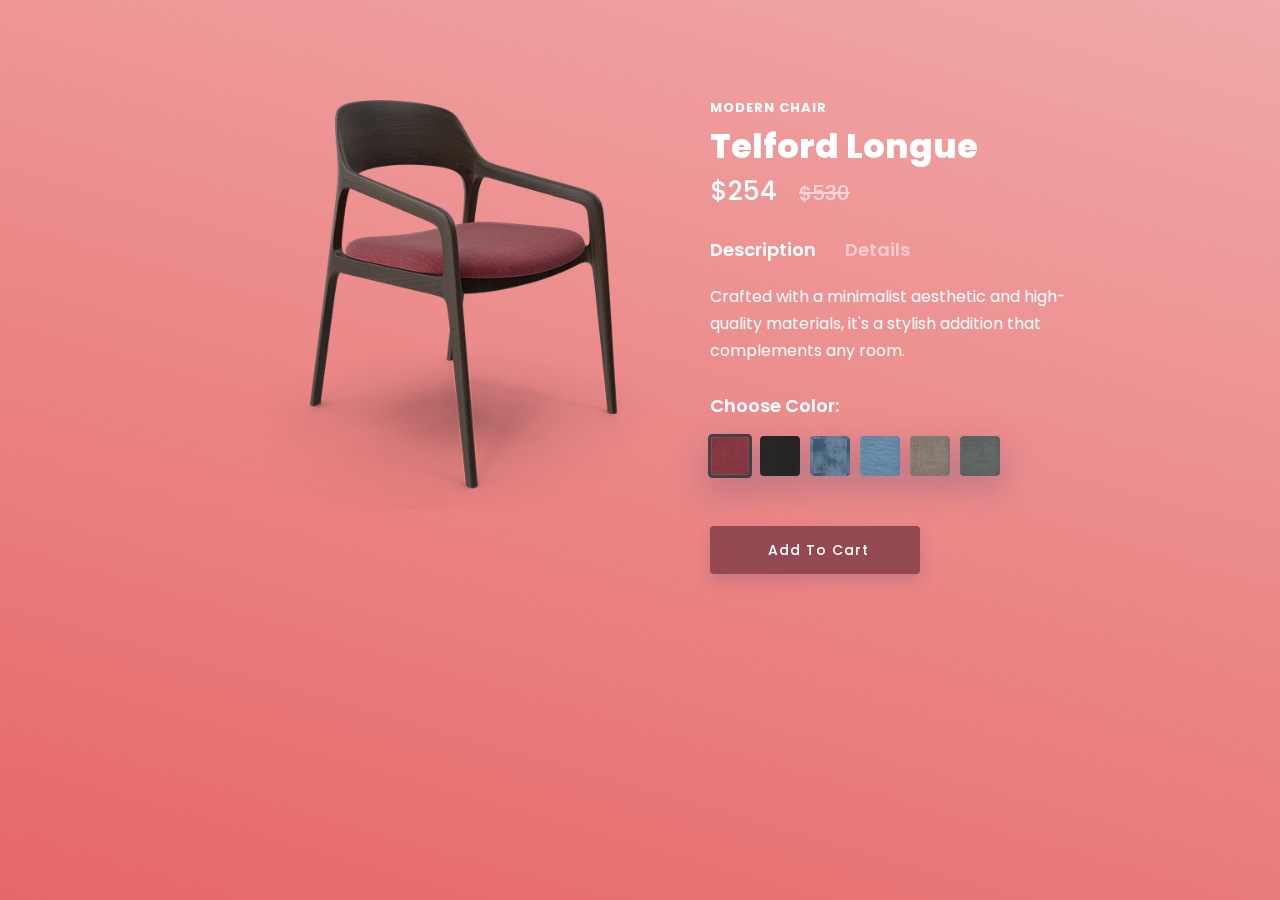
<file: index.html>
<!DOCTYPE html>
<html lang="en">
<head>
    <meta charset="UTF-8">
    <meta name="viewport" content="width=device-width, initial-scale=1.0">
    <title> Modern Chair Project </title>
    <link rel="shortcut icon" href="Images/favicon.ico" type="Images/x-icon">
    <link rel="stylesheet" href="styles.css">
</head>
<body>
    <!--Wrapper class-->
    <div class="section-fluid-main">
        <!--Container class-->
        <div class="section">
            <!--Moder-chair text-->
            <div class="info-wrap mob-margin">

                <p class="title-up"> Modern Chair </p>
                <h2> Telford Longue</h2>
                <h4> $254 <span> $530 </span></h4>

                <!--choose betw des and details class-->
                <div class="section-fluid">
                    <input class="desc-btn" type="radio" id="desc-1" name="desc-btn" checked />
                    <label for ="desc-1"> Description </label>

                    <input class="desc-btn" type="radio" id="desc-2" name="desc-btn" />
                    <label for ="desc-2">Details </label>
                    <!--for description-->
                    <div class="section-fluid desc-sec accor-1">
                        <p>
                            Crafted with a minimalist aesthetic and high-quality materials, 
                            it's a stylish addition that complements any room.
                        </p>
                    </div>
                    <!--for details-->
                    <div class="section-fluid desc-sec accor-2">

						<div class="section-inline">
							<p><span>90</span>cm<br />Height</p>
						</div>

                        <div class="section-inline">
							<p><span>65</span>cm<br />Width</p>
						</div>

						<div class="section-inline">
							<p><span>17.6</span>lbs<br />Weight</p>
						</div>
                        
                    </div>

                </div>
             <h5>Choose Color:</h5>
            </div>

            <!--for colors of radio button -->
			<input class="color-btn for-color-1" type="radio" id="color-1" name="color-btn" checked />
			<label class="first-color" for="color-1"></label>

			<input class="color-btn for-color-2" type="radio" id="color-2" name="color-btn" />
			<label class="color-2" for="color-2"></label>

			<input class="color-btn for-color-3" type="radio" id="color-3" name="color-btn" />
			<label class="color-3" for="color-3"></label>

			<input class="color-btn for-color-4" type="radio" id="color-4" name="color-btn" />
			<label class="color-4" for="color-4"></label>

			<input class="color-btn for-color-5" type="radio" id="color-5" name="color-btn" />
			<label class="color-5" for="color-5"></label>

			<input class="color-btn for-color-6" type="radio" id="color-6" name="color-btn" />
			<label class="color-6" for="color-6"></label>

			<div class="info-wrap">
				<a href="#" class="btn"><i class="uil uil-shopping-cart icon"></i> Add To Cart</a>
			</div>
            <!--for img of chairs -->
			<div class="img-wrap chair-1"></div>
			<div class="img-wrap chair-2"></div>
			<div class="img-wrap chair-3"></div>
			<div class="img-wrap chair-4"></div>
			<div class="img-wrap chair-5"></div>
			<div class="img-wrap chair-6"></div>

			<div class="back-color"></div>

			<div class="back-color chair-2"></div>
			<div class="back-color chair-3"></div>
			<div class="back-color chair-4"></div>
			<div class="back-color chair-5"></div>
			<div class="back-color chair-6"></div>
		</div>
	</div>

</body>
</html>
</file>
<file: styles.css>
@import url("https://fonts.googleapis.com/css?family=Poppins:400,500,600,700,800,900");

*,
*::before,
*::after {
  margin: 0;
  padding: 0;
  box-sizing: border-box;
}

body {
  font-family: "Poppins", sans-serif;
  font-weight: 400;
  font-size: 15px;
  line-height: 1.7;
  color: #fff;
  background-color: #1f2029;
  min-height: 100vh;
  overflow-x: none;
}

p {
  font-weight: 400;
  font-size: 16px;
  line-height: 1.7;
  color: #fff;
  margin: 0;
}

.section-fluid-main {
  position: relative;
  width: 100%;
  overflow: hidden;
}

.section {
  position: relative;
  /* max-width: calc(100% - 40px); */
  max-width: 860px;
  margin: 0 auto;
  display: flex;

  flex-wrap: wrap;
  padding: 100px 0;
}  

.section-fluid {
  position: relative;
  width: 100%;
  display: block;
}

[type="radio"]:checked,
[type="radio"]:not(:checked) {
  position: absolute;
  visibility: hidden;
}

.color-btn:checked + label,
.color-btn:not(:checked) + label {
  position: relative;
  height: 40px;
  transition: all 200ms linear; 
  border-radius: 4px;
  width: 40px;
  overflow: hidden;
  border: none;
  cursor: pointer;
  color: #ffeba7;
  margin-right: 10px;
  box-shadow: 0 12px 35px 0 rgba(16, 39, 112, 0.25);
  z-index: 10;
  background-position: center;
  background-size: cover;
  border: 3px solid transparent;
  background-color: aqua;
}

.color-btn:checked + label {
  border-color: #434343;
  transform: scale(1.1);
}

label.first-color {
  margin-left: 500px;
  background-image: url("./Images/color1.jpg");
}
label.color-2 {
  background-image: url("./Images/color2.jpg");
}
label.color-3 {
  background-image: url("./Images/color3.jpg");
}
label.color-4 {
  background-image: url("./Images/color4.jpg");
}
label.color-5 {
  background-image: url("./Images/color5.jpg");
}
label.color-6 {
  background-image: url("./Images/color6.jpg");
}

.img-wrap {
  position: absolute;
  top: 100px;
  left: 0;
  width: 500px;
  height: 410px;
  display: inline-block;
  z-index: 9;
  transition: all 550ms linear;
  transition-delay: 100ms;
  background-position: center top;
  background-size: 100%;
  background-repeat: no-repeat;
  background-image: url("./Images/chair1.png");
  opacity: 0;
}

.for-color-1:checked ~ .img-wrap.chair-1 {
  opacity: 1;
  animation: shake 0.7.s  cubic-bezier(0.36, 0.07, 0.19, 0.97) both;
}
.img-wrap.chair-2 {
  background-image: url("./Images/chair2.png");
}
.for-color-2:checked ~ .img-wrap.chair-2 {
  opacity: 1;
  animation: shake 0.7s cubic-bezier(0.36, 0.07, 0.19, 0.97) both;
}
.img-wrap.chair-3 {
  background-image: url("./Images/chair3.png");
}
.for-color-3:checked ~ .img-wrap.chair-3 {
  opacity: 1;
  animation: shake 0.7s cubic-bezier(0.36, 0.07, 0.19, 0.97) both;
}
.img-wrap.chair-4 {
  background-image: url("./Images/chair4.png");
}
.for-color-4:checked ~ .img-wrap.chair-4 {
  opacity: 1;
  animation: shake 0.7s cubic-bezier(0.36, 0.07, 0.19, 0.97) both;
}
.img-wrap.chair-5 {
  background-image: url("./Images/chair5.png");
}
.for-color-5:checked ~ .img-wrap.chair-5 {
  opacity: 1;
  animation: shake 0.7s cubic-bezier(0.36, 0.07, 0.19, 0.97) both;
}
.img-wrap.chair-6 {
  background-image: url("./Images/chair6.png");
}
.for-color-6:checked ~ .img-wrap.chair-6 {
  opacity: 1;
  animation: shake 0.7s cubic-bezier(0.36, 0.07, 0.19, 0.97) both;
}
@keyframes shake {
  10%,
  90% {
    transform: translate3d(-1px, 0, 0) rotate(-1deg);
  }
  20%,
  80% {
    transform: translate3d(2px, 0, 0) rotate(2deg);
  }
  30%,
  50%,
  70% {
    transform: translate3d(-3px, 0, 0) rotate(-3deg);
  }
  40%,
  60% {
    transform: translate3d(3px, 0, 0) rotate(3deg);
  }
}

.back-color {
  position: fixed;
  top: 0;
  left: 0;
  width: 100%;
  height: 100%;
  display: block;
  z-index: 1;
  background-image: linear-gradient(196deg, #f1a9a9, #e66767);
  transition: all 250ms linear;
  transition-delay: 300ms;
}

.back-color.chair-2 {
  background-image: linear-gradient(196deg, #4c4c4c, #262626);
  opacity: 0;
}
.for-color-2:checked ~ .back-color.chair-2 {
  opacity: 1;
}
.back-color.chair-3 {
  background-image: linear-gradient(196deg, #8a9fb2, #5f7991);
  opacity: 0;
}
.for-color-3:checked ~ .back-color.chair-3 {
  opacity: 1;
}
.back-color.chair-4 {
  background-image: linear-gradient(196deg, #97afc3, #6789a7);
  opacity: 0;
}
.for-color-4:checked ~ .back-color.chair-4 {
  opacity: 1;
}
.back-color.chair-5 {
  background-image: linear-gradient(196deg, #afa6a0, #8c7f76);
  opacity: 0;
}
.for-color-5:checked ~ .back-color.chair-5 {
  opacity: 1;
}
.back-color.chair-6 {
  background-image: linear-gradient(196deg, #aaadac, #838786);
  opacity: 0;
}
.for-color-6:checked ~ .back-color.chair-6 {
  opacity: 1;
}

.info-wrap {
  position: relative;
  margin-left: 500px;
  z-index: 10;
  display: block;
  text-align: left;
}
.title-up {
  font-family: "Poppins", sans-serif;
  font-weight: 700;
  text-transform: uppercase;
  letter-spacing: 1px;
  font-size: 13px;
  line-height: 1.2;
  color: #fff;
  margin-top: 0;
  margin-bottom: 10px;
}

h2 {
  font-family: "Poppins", sans-serif;
  font-weight: 800;
  font-size: 34px;
  line-height: 1.2;
  color: #fff;
  margin-top: 0;
  margin-bottom: 10px;
}

h4 {
  font-family: "Poppins", sans-serif;
  font-weight: 500;
  font-size: 26px;
  line-height: 1.2;
  color: #fff;
  margin-top: 0;
  margin-bottom: 30px;
}

h4 span {
  text-decoration: line-through;
  font-size: 20px;
  opacity: 0.6;
  padding-left: 15px;
}

h5 {
  font-family: "Poppins", sans-serif;
  font-weight: 600;
  font-size: 18px;
  line-height: 1.2;
  color: #fff;
  margin-top: 0;
  margin-bottom: 20px;
}

.desc-btn:checked + label,
.desc-btn:not(:checked) + label {
  position: relative;
  transition: all 200ms linear;
  display: inline-block;
  border: none;
  cursor: pointer;
  color: #ffeba7;
  font-family: "Poppins", sans-serif;
  font-weight: 600;
  font-size: 18px;
  line-height: 1.2;
  color: #fff;
  margin-right: 25px;
  opacity: 0.5;
}

.desc-btn:checked + label {
  opacity: 1;
}
.desc-btn:not(:checked) + label:hover {
  opacity: 0.8;
}

.desc-sec {
  padding-top: 20px;
  padding-bottom: 30px;
  transition: all 250ms linear;
  opacity: 0;
  overflow: hidden;
  pointer-events: none;
  transform: translateY(20px);
}

.desc-sec.accor-2 {
  position: absolute;
  top: 25px;
  left: 0;
  width: 100%;
  z-index: 2;
}
#desc-1:checked ~ .desc-sec.accor-1 {
  opacity: 1;
  pointer-events: auto;
  transform: translateY(0);
}
#desc-2:checked ~ .desc-sec.accor-2 {
  opacity: 1;
  pointer-events: auto;
  transform: translateY(0);
}

.section-inline {
  position: relative;
  display: inline-block;
  margin-right: 20px;
}
.section-inline p span {
  font-size: 30px;
  line-height: 1.1;
}

.btn {
  position: relative;
  font-family: "Poppins", sans-serif;
  font-weight: 500;
  font-size: 14px;
  line-height: 2;
  height: 48px;
  border-radius: 4px;
  width: 210px;
  letter-spacing: 1px;
  display: inline-flex;
  align-items: center;
  justify-content: center;
  border: none;
  cursor: pointer;
  overflow: hidden; 
  background-color: transparent;
  color: #fff;
  box-shadow: 0 6px 15px 0 rgba(16, 39, 112, 0.15);
  transition: all 250ms linear;
  text-decoration: none;
  margin-top: 50px;
}

.icon {
  padding-right: 7px;
  font-size: 20px;
}
.btn:before {
  position: absolute;
  top: 0;
  left: 0;
  width: 100%;
  height: 100%;
  content: "";
  z-index: -1;
  background-color: #944852;
  transition: background-color 250ms 300ms ease;
}

.btn:hover {
  box-shadow: 0 12px 35px 0 rgba(8, 12, 23, 0.25);
  background-color: #333;
}

.for-color-2:checked ~ .info-wrap .btn:before {
  background-color: #1a1a1a;
}
.for-color-3:checked ~ .info-wrap .btn:before {
  background-color: #40566e;
}
.for-color-4:checked ~ .info-wrap .btn:before {
  background-color: #5e89b2;
}
.for-color-5:checked ~ .info-wrap .btn:before {
  background-color: #8c7f76;
}
.for-color-6:checked ~ .info-wrap .btn:before {
  background-color: #5d6160;
}

@media screen and (max-width: 991px) {
  .section {
    margin: 0 auto;
    text-align: center;
    max-width: calc(100% - 40px);
    width: 370px;
  }
  label.first-color {
    margin-left: 0;
  }
  .info-wrap {
    margin-left: 0;
    width: 370px;
    margin: 0 auto;
    text-align: center;
  }
  .img-wrap {
    width: 375px;
    height: 308px;
    left: 50%;
    margin-left: -190px;
  }
  .mob-margin {
    margin-top: 320px;
  }
  .desc-btn:checked + label,
  .desc-btn:not(:checked) + label {
    margin-right: 15px;
    margin-left: 15px;
  }
  .color-btn:checked + label,
  .color-btn:not(:checked) + label {
    height: 40px;
    width: 40px;
    margin: 5px auto;
    text-align: center;
  }
  .section-inline {
    margin: 0 5px;
  }
}

@media screen and (max-width: 575px) {
  .section {
    width: 280px;
  }
  .info-wrap {
    width: 280px;
  }
  .color-btn:checked + label,
  .color-btn:not(:checked) + label {
    height: 30px;
    width: 30px;
  }
  .section-inline p span {
    font-size: 24px;
    line-height: 1.1;
  }
  .section-inline p {
    font-size: 14px;
  }
}
</file>
